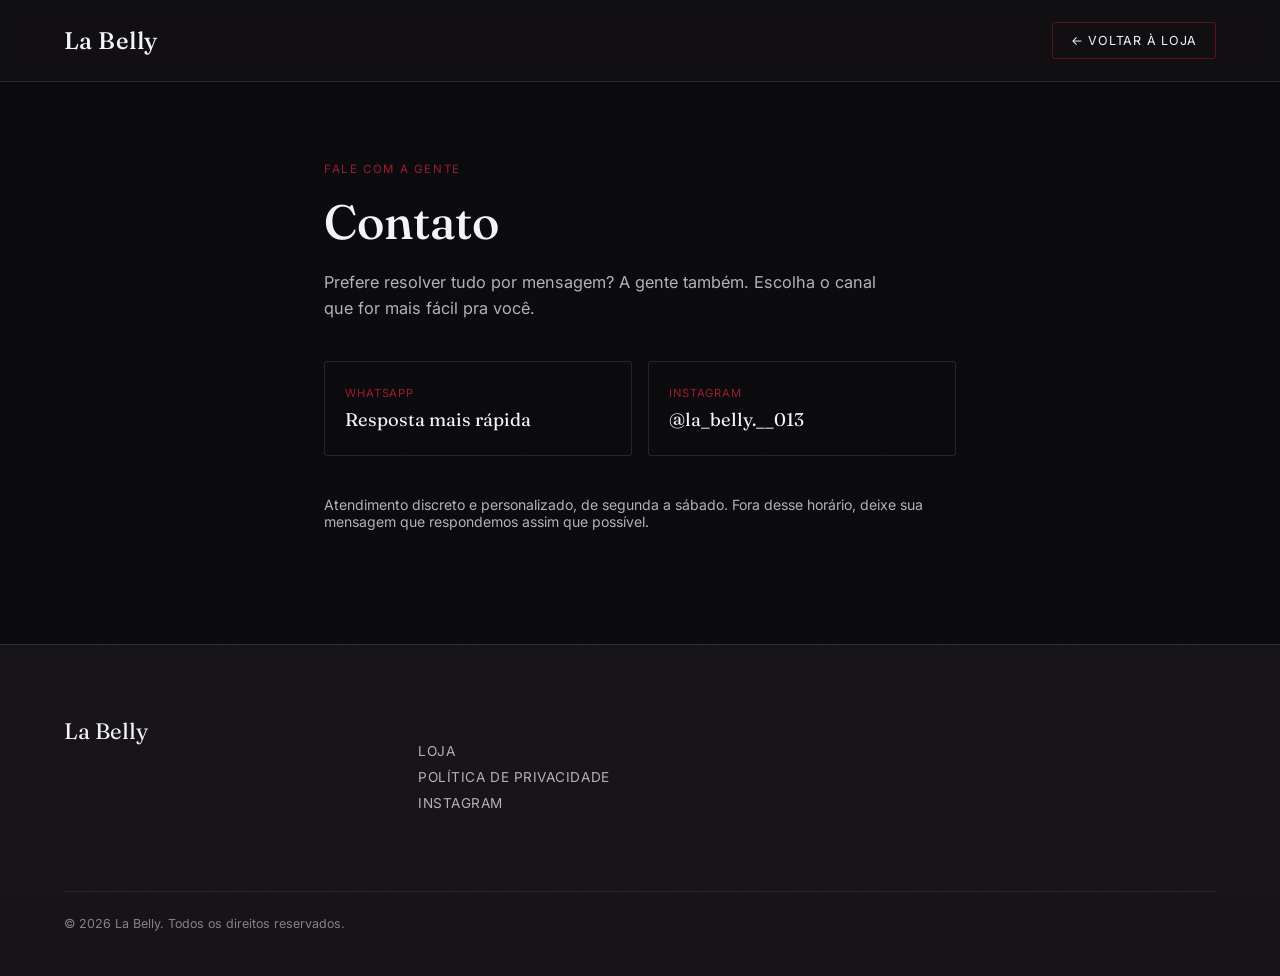
<file: contato.html>
<!DOCTYPE html>
<html lang="pt-BR">
<head>
<meta charset="UTF-8">
<meta name="viewport" content="width=device-width, initial-scale=1.0">
<title>Contato — La Belly</title>
<meta name="description" content="Fale com a La Belly pelo WhatsApp ou Instagram, com atendimento discreto e personalizado.">
<link rel="canonical" href="https://labelly.pages.dev/contato.html">
<link rel="icon" type="image/svg+xml" href="favicon.svg">
<meta name="theme-color" content="#121113">
<link rel="preconnect" href="https://fonts.googleapis.com">
<link rel="preconnect" href="https://fonts.gstatic.com" crossorigin>
<link href="https://fonts.googleapis.com/css2?family=Fraunces:ital,opsz,wght@0,9..144,300;0,9..144,500;0,9..144,600;1,9..144,500&family=Inter:wght@400;500;600&display=swap" rel="stylesheet">
<link rel="stylesheet" href="css/style.css">
</head>
<body>

<div class="grain"></div>

<header class="site-header">
  <a class="brand" href="index.html">La Belly</a>
  <a class="header-cta" href="index.html">← Voltar à loja</a>
</header>

<main class="page-content">
  <p class="page-kicker">Fale com a gente</p>
  <h1 class="page-title">Contato</h1>
  <p class="page-lead">Prefere resolver tudo por mensagem? A gente também. Escolha o canal que for mais fácil pra você.</p>

  <div class="page-contact-grid">
    <a class="page-contact-card" id="contatoWhatsapp" target="_blank" rel="noopener">
      <span class="page-contact-label">WhatsApp</span>
      <span class="page-contact-value">Resposta mais rápida</span>
    </a>
    <a class="page-contact-card" href="https://instagram.com/la_belly.__013" target="_blank" rel="noopener">
      <span class="page-contact-label">Instagram</span>
      <span class="page-contact-value">@la_belly.__013</span>
    </a>
  </div>

  <p class="page-note">Atendimento discreto e personalizado, de segunda a sábado. Fora desse horário, deixe sua mensagem que respondemos assim que possível.</p>
</main>

<footer class="site-footer">
  <div class="footer-brand">La Belly</div>
  <div class="footer-links">
    <a href="index.html">Loja</a>
    <a href="privacidade.html">Política de Privacidade</a>
    <a href="https://instagram.com/la_belly.__013" target="_blank" rel="noopener">Instagram</a>
  </div>
  <p class="footer-fine">© <span id="year"></span> La Belly. Todos os direitos reservados.</p>
</footer>

<script src="js/config.js"></script>
<script>
  document.getElementById('contatoWhatsapp').href =
    'https://wa.me/' + CONFIG.whatsappNumber + '?text=' +
    encodeURIComponent('Olá! Vim pelo site da ' + CONFIG.nomeLoja + ' e queria tirar uma dúvida.');
  document.getElementById('year').textContent = new Date().getFullYear();
</script>
</body>
</html>
</file>
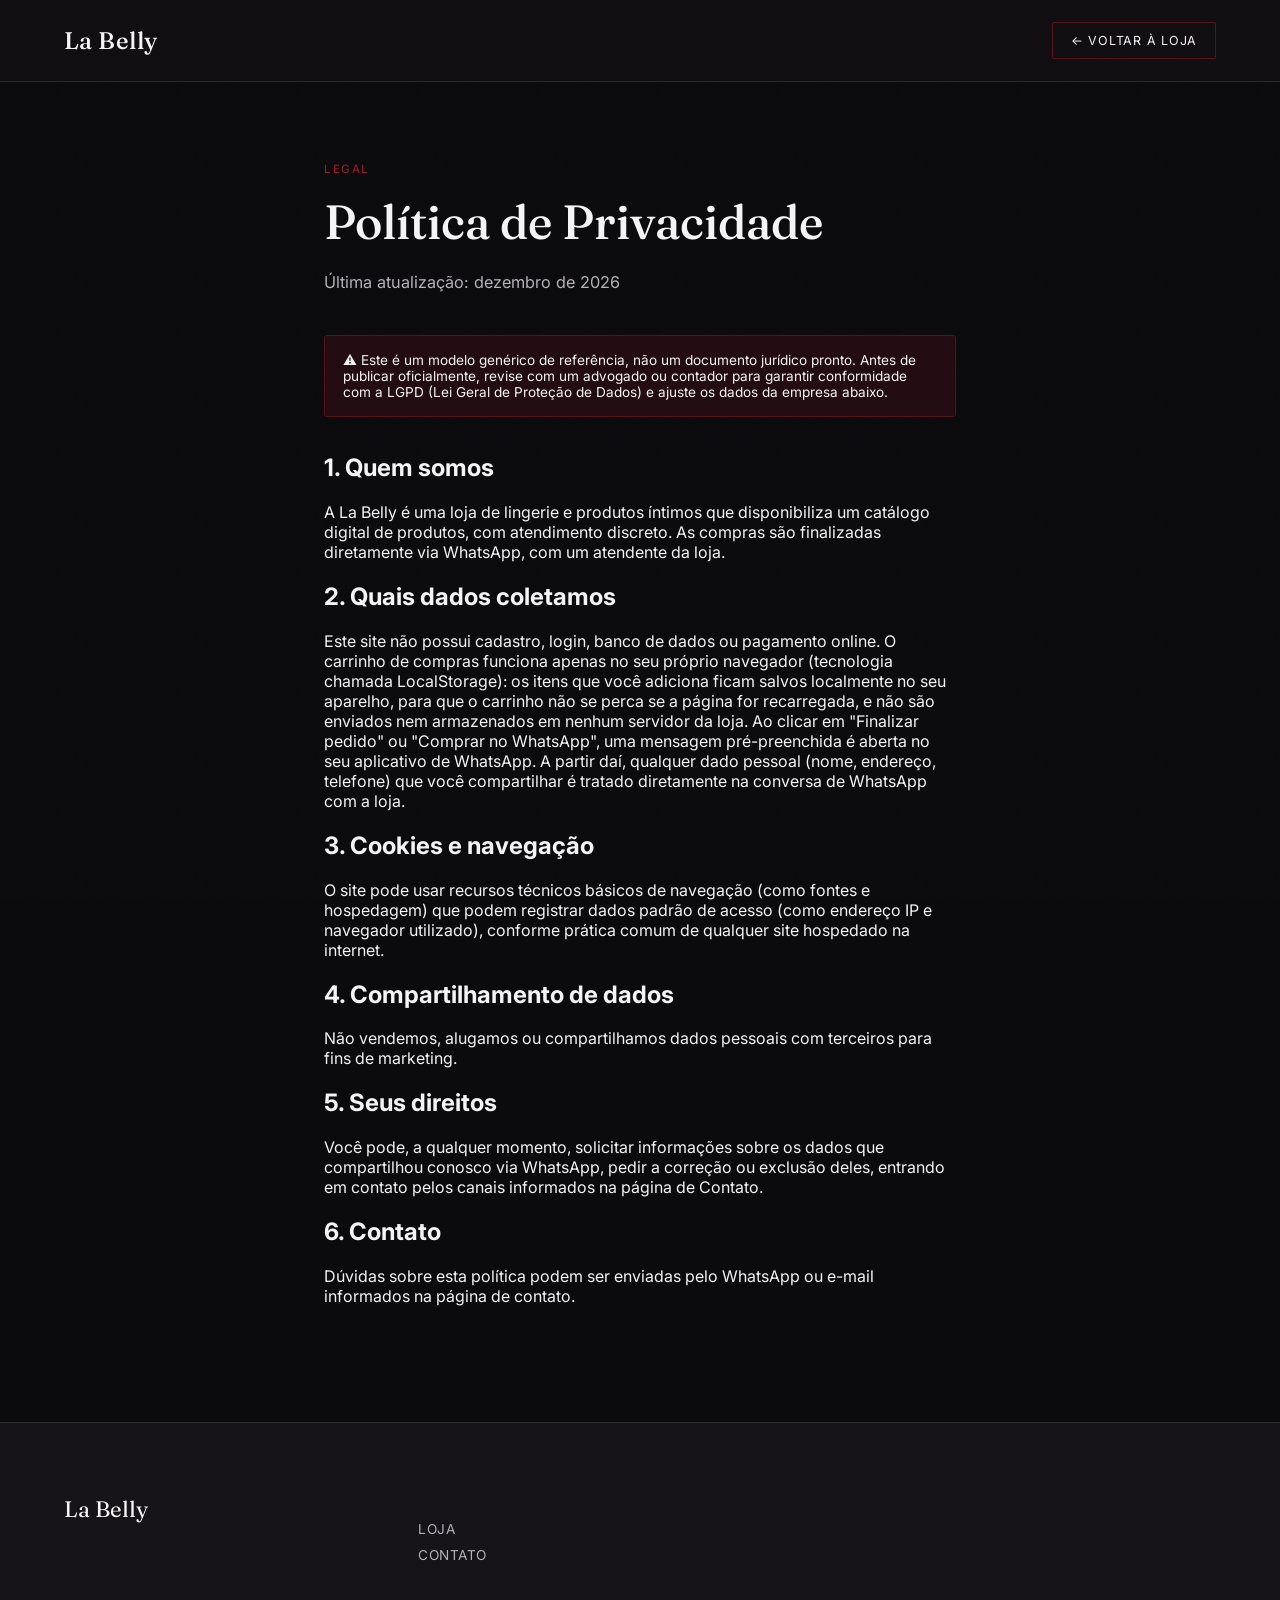
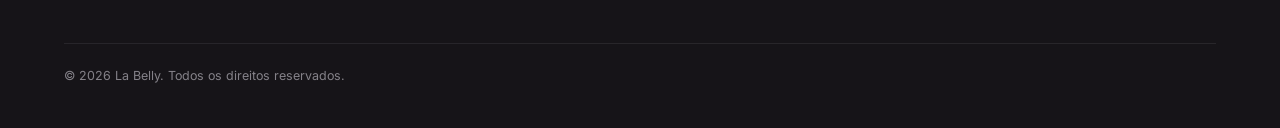
<file: privacidade.html>
<!DOCTYPE html>
<html lang="pt-BR">
<head>
<meta charset="UTF-8">
<meta name="viewport" content="width=device-width, initial-scale=1.0">
<title>Política de Privacidade — La Belly</title>
<meta name="description" content="Política de privacidade da loja La Belly.">
<link rel="canonical" href="https://labelly.pages.dev/privacidade.html">
<meta name="robots" content="index, follow">
<link rel="icon" type="image/svg+xml" href="favicon.svg">
<meta name="theme-color" content="#121113">
<link rel="preconnect" href="https://fonts.googleapis.com">
<link rel="preconnect" href="https://fonts.gstatic.com" crossorigin>
<link href="https://fonts.googleapis.com/css2?family=Fraunces:ital,opsz,wght@0,9..144,300;0,9..144,500;0,9..144,600;1,9..144,500&family=Inter:wght@400;500;600&display=swap" rel="stylesheet">
<link rel="stylesheet" href="css/style.css">
</head>
<body>

<div class="grain"></div>

<header class="site-header">
  <a class="brand" href="index.html">La Belly</a>
  <a class="header-cta" href="index.html">← Voltar à loja</a>
</header>

<main class="page-content page-content--texto">
  <p class="page-kicker">Legal</p>
  <h1 class="page-title">Política de Privacidade</h1>
  <p class="page-lead">Última atualização: <span id="dataAtual"></span></p>

  <p class="page-aviso">
    ⚠️ Este é um modelo genérico de referência, não um documento jurídico pronto.
    Antes de publicar oficialmente, revise com um advogado ou contador para
    garantir conformidade com a LGPD (Lei Geral de Proteção de Dados) e ajuste
    os dados da empresa abaixo.
  </p>

  <h2>1. Quem somos</h2>
  <p>A La Belly é uma loja de lingerie e produtos íntimos que disponibiliza um catálogo digital de produtos, com atendimento discreto. As compras são finalizadas diretamente via WhatsApp, com um atendente da loja.</p>

  <h2>2. Quais dados coletamos</h2>
  <p>Este site não possui cadastro, login, banco de dados ou pagamento online. O carrinho de compras funciona apenas no seu próprio navegador (tecnologia chamada LocalStorage): os itens que você adiciona ficam salvos localmente no seu aparelho, para que o carrinho não se perca se a página for recarregada, e não são enviados nem armazenados em nenhum servidor da loja. Ao clicar em "Finalizar pedido" ou "Comprar no WhatsApp", uma mensagem pré-preenchida é aberta no seu aplicativo de WhatsApp. A partir daí, qualquer dado pessoal (nome, endereço, telefone) que você compartilhar é tratado diretamente na conversa de WhatsApp com a loja.</p>

  <h2>3. Cookies e navegação</h2>
  <p>O site pode usar recursos técnicos básicos de navegação (como fontes e hospedagem) que podem registrar dados padrão de acesso (como endereço IP e navegador utilizado), conforme prática comum de qualquer site hospedado na internet.</p>

  <h2>4. Compartilhamento de dados</h2>
  <p>Não vendemos, alugamos ou compartilhamos dados pessoais com terceiros para fins de marketing.</p>

  <h2>5. Seus direitos</h2>
  <p>Você pode, a qualquer momento, solicitar informações sobre os dados que compartilhou conosco via WhatsApp, pedir a correção ou exclusão deles, entrando em contato pelos canais informados na página de <a href="contato.html">Contato</a>.</p>

  <h2>6. Contato</h2>
  <p>Dúvidas sobre esta política podem ser enviadas pelo <a href="contato.html">WhatsApp ou e-mail informados na página de contato</a>.</p>
</main>

<footer class="site-footer">
  <div class="footer-brand">La Belly</div>
  <div class="footer-links">
    <a href="index.html">Loja</a>
    <a href="contato.html">Contato</a>
  </div>
  <p class="footer-fine">© <span id="year"></span> La Belly. Todos os direitos reservados.</p>
</footer>

<script src="js/config.js"></script>
<script>
  document.getElementById('dataAtual').textContent = new Date().toLocaleDateString('pt-BR', { year: 'numeric', month: 'long' });
  document.getElementById('year').textContent = new Date().getFullYear();
</script>
</body>
</html>
</file>
<file: css/style.css>
/* ==========================================================
   LA BELLY — design tokens
   ========================================================== */
:root{
  --bg-primary: #0B0A0C;
  --bg-secondary: #161418;
  --color-primary: #58111A;
  --color-accent: #9B1B30;
  --text-muted: #B3B0B8;
  --text-main: #F4F3F5;

  /* derivadas (a paleta base não cobre borda/sombra/preenchimento translúcido,
     necessários pra manter os mesmos usos que existiam antes) */
  --border: rgba(179,176,184,0.16);
  --accent-soft: rgba(155,27,48,0.16);
  --shadow-accent: rgba(155,27,48,0.45);

  --serif: 'Fraunces', Georgia, serif;
  --sans: 'Inter', -apple-system, sans-serif;

  --maxw: 1240px;
}

*{ box-sizing: border-box; }
html{ scroll-behavior: smooth; }

body{
  margin: 0;
  background: var(--bg-primary);
  color: var(--text-main);
  font-family: var(--sans);
  -webkit-font-smoothing: antialiased;
}

img{ max-width: 100%; display: block; }
a{ color: inherit; text-decoration: none; }

@media (prefers-reduced-motion: reduce){
  *{ animation-duration: 0.001ms !important; transition-duration: 0.001ms !important; scroll-behavior: auto !important; }
}

/* film-grain overlay for depth */
.grain{
  position: fixed; inset: 0; pointer-events: none; z-index: 999;
  opacity: 0.035; mix-blend-mode: overlay;
  background-image: url("data:image/svg+xml,%3Csvg xmlns='http://www.w3.org/2000/svg' width='120' height='120'%3E%3Cfilter id='n'%3E%3CfeTurbulence type='fractalNoise' baseFrequency='0.9' numOctaves='2' stitchTiles='stitch'/%3E%3C/filter%3E%3Crect width='100%25' height='100%25' filter='url(%23n)'/%3E%3C/svg%3E");
}

/* ==========================================================
   HEADER
   ========================================================== */
.site-header{
  position: sticky; top: 0; z-index: 100;
  display: flex; align-items: center; justify-content: space-between;
  padding: 22px clamp(20px, 5vw, 64px);
  background: rgba(18,17,19,0.82);
  backdrop-filter: blur(10px);
  border-bottom: 1px solid var(--border);
}
.brand{
  font-family: var(--serif);
  font-weight: 500;
  font-size: 1.5rem;
  letter-spacing: 0.02em;
}
.main-nav{
  display: flex; gap: 28px;
  font-size: 0.8rem;
  letter-spacing: 0.08em;
  text-transform: uppercase;
  color: var(--text-muted);
}
.main-nav a{ transition: color 0.2s ease; }
.main-nav a:hover, .main-nav a:focus-visible{ color: var(--color-accent); }
.header-actions{ display: flex; align-items: center; gap: 18px; }

.header-cta{
  font-size: 0.78rem;
  letter-spacing: 0.06em;
  text-transform: uppercase;
  border: 1px solid var(--color-primary);
  padding: 10px 18px;
  border-radius: 2px;
  transition: border-color 0.2s ease, background 0.2s ease, transform 0.2s ease;
}
.header-cta:hover, .header-cta:focus-visible{
  border-color: var(--color-accent);
  background: var(--accent-soft);
  transform: translateY(-1px);
}

/* nav links get an animated underline */
.main-nav a{ position: relative; padding-bottom: 4px; }
.main-nav a::after{
  content: "";
  position: absolute; left: 0; bottom: 0;
  width: 0; height: 1px;
  background: var(--color-accent);
  transition: width 0.25s ease;
}
.main-nav a:hover::after, .main-nav a:focus-visible::after{ width: 100%; }

/* hamburger */
.menu-toggle{
  display: none;
  flex-direction: column;
  justify-content: center;
  gap: 5px;
  width: 40px; height: 40px;
  background: transparent;
  border: 1px solid var(--border);
  border-radius: 2px;
  cursor: pointer;
  padding: 0;
}
.menu-toggle span{
  display: block;
  width: 18px; height: 1px;
  margin: 0 auto;
  background: var(--text-main);
  transition: transform 0.3s ease, opacity 0.3s ease;
}
.menu-toggle[aria-expanded="true"] span:nth-child(1){ transform: translateY(6px) rotate(45deg); }
.menu-toggle[aria-expanded="true"] span:nth-child(2){ opacity: 0; }
.menu-toggle[aria-expanded="true"] span:nth-child(3){ transform: translateY(-6px) rotate(-45deg); }

/* mobile drawer */
.drawer{
  position: fixed; top: 0; right: 0; z-index: 200;
  width: min(300px, 78vw); height: 100dvh;
  background: var(--bg-secondary);
  border-left: 1px solid var(--border);
  padding: 90px 30px 40px;
  display: flex; flex-direction: column; justify-content: space-between;
  transform: translateX(100%);
  transition: transform 0.4s cubic-bezier(.2,.8,.2,1);
}
.drawer.open{ transform: translateX(0); }
.drawer-nav{
  display: flex; flex-direction: column; gap: 22px;
  font-family: var(--serif);
  font-size: 1.4rem;
}
.drawer-whatsapp{
  border: 1px solid var(--color-primary);
  text-align: center;
  padding: 14px;
  border-radius: 2px;
  font-size: 0.82rem;
  letter-spacing: 0.05em;
  text-transform: uppercase;
}
.drawer-backdrop{
  position: fixed; inset: 0; z-index: 190;
  background: rgba(0,0,0,0.5);
  opacity: 0; pointer-events: none;
  transition: opacity 0.35s ease;
}
.drawer-backdrop.open{ opacity: 1; pointer-events: auto; }

@media (max-width: 720px){
  .main-nav{ display: none; }
  .menu-toggle{ display: flex; }
  .header-cta{ display: none; }

  /* Hero mais compacto no mobile: dá pra ler o slogan inteiro e já
     enxergar o início do catálogo sem precisar rolar muito. */
  .hero{
    min-height: auto;
    padding-top: 48px;
    padding-bottom: 44px;
  }
  .hero-eyebrow{ margin-bottom: 16px; }
  .hero-title{
    font-size: clamp(2.1rem, 8vw, 2.8rem);
    margin-bottom: 18px;
  }
  .hero-sub{
    font-size: 0.98rem;
    margin-bottom: 26px;
  }
  .hero-actions{
    gap: 18px;
    margin-bottom: 30px;
  }
  .hero-trust{
    gap: 10px 20px;
    padding-top: 18px;
  }
}

/* ==========================================================
   HERO
   ========================================================== */
.hero{
  position: relative;
  min-height: 66vh;
  display: flex; align-items: center;
  padding: 0 clamp(20px, 5vw, 64px);
  overflow: hidden;
  border-bottom: 1px solid var(--border);
}
.hero-inner{ max-width: 640px; position: relative; z-index: 2; }
.hero-eyebrow{
  font-size: 0.78rem;
  letter-spacing: 0.14em;
  text-transform: uppercase;
  color: var(--color-accent);
  margin: 0 0 22px;
}
.hero-title{
  font-family: var(--serif);
  font-weight: 500;
  font-size: clamp(2.6rem, 6vw, 4.4rem);
  line-height: 1.05;
  margin: 0 0 24px;
  letter-spacing: -0.01em;
}
.hero-title em{
  font-style: italic;
  font-weight: 500;
  color: var(--color-accent);
}
.hero-sub{
  font-size: 1.02rem;
  line-height: 1.65;
  color: var(--text-muted);
  max-width: 460px;
  margin: 0 0 36px;
}
.hero-actions{
  display: flex; align-items: center; gap: 28px;
  margin-bottom: 46px;
  flex-wrap: wrap;
}

.hero-btn{
  display: inline-block;
  background: var(--color-accent);
  color: var(--text-main);
  font-weight: 600;
  font-size: 0.85rem;
  letter-spacing: 0.04em;
  text-transform: uppercase;
  padding: 15px 30px;
  border-radius: 2px;
  transition: transform 0.25s ease, box-shadow 0.25s ease;
}
.hero-btn:hover, .hero-btn:focus-visible{
  transform: translateY(-2px);
  box-shadow: 0 10px 30px -10px var(--shadow-accent);
}

.hero-link{
  font-size: 0.85rem;
  color: var(--text-muted);
  border-bottom: 1px solid transparent;
  transition: color 0.2s ease, border-color 0.2s ease;
}
.hero-link:hover, .hero-link:focus-visible{
  color: var(--text-main);
  border-color: var(--border);
}

.hero-trust{
  display: flex; flex-wrap: wrap; gap: 12px 28px;
  list-style: none;
  margin: 0; padding: 22px 0 0;
  border-top: 1px solid var(--border);
  max-width: 480px;
}
.hero-trust li{
  font-size: 0.74rem;
  letter-spacing: 0.04em;
  text-transform: uppercase;
  color: var(--text-muted);
  position: relative;
  padding-left: 14px;
}
.hero-trust li::before{
  content: "";
  position: absolute; left: 0; top: 6px;
  width: 5px; height: 5px;
  background: var(--color-accent);
  border-radius: 50%;
}

.hero-tagline{
  position: absolute;
  right: -4vw; top: 50%; transform: translateY(-50%);
  font-family: var(--serif);
  font-style: italic;
  font-weight: 500;
  font-size: clamp(6rem, 22vw, 18rem);
  color: transparent;
  -webkit-text-stroke: 1px var(--border);
  z-index: 1;
  user-select: none;
  white-space: nowrap;
}

.hero-scroll{
  position: absolute;
  left: clamp(20px, 5vw, 64px);
  bottom: 34px;
  display: flex; align-items: center; gap: 10px;
  font-size: 0.68rem;
  letter-spacing: 0.12em;
  text-transform: uppercase;
  color: var(--text-muted);
  z-index: 2;
}
.hero-scroll span{
  width: 1px; height: 30px;
  background: linear-gradient(var(--color-accent), transparent);
  animation: scrollpulse 1.8s ease-in-out infinite;
}
@keyframes scrollpulse{
  0%, 100%{ opacity: 0.3; transform: scaleY(0.7); transform-origin: top; }
  50%{ opacity: 1; transform: scaleY(1); transform-origin: top; }
}

@media (max-width: 900px){
  .hero-tagline{ display: none; }
}
@media (max-width: 560px){
  .hero-scroll{ display: none; }
}

/* ==========================================================
   SOBRE (about strip between hero and catalog)
   ========================================================== */
.sobre{
  border-bottom: 1px solid var(--border);
  background: var(--bg-secondary);
}
.sobre-inner{
  max-width: 720px;
  margin: 0 auto;
  padding: 60px clamp(20px, 5vw, 64px);
  text-align: center;
}
.sobre-kicker{
  font-size: 0.72rem;
  letter-spacing: 0.14em;
  text-transform: uppercase;
  color: var(--color-accent);
  margin: 0 0 16px;
}
.sobre-texto{
  font-family: var(--serif);
  font-size: 1.3rem;
  line-height: 1.55;
  font-weight: 300;
  margin: 0;
  color: var(--text-main);
}

/* ==========================================================
   CATALOGO
   ========================================================== */
.catalogo{
  max-width: var(--maxw);
  margin: 0 auto;
  padding: 90px clamp(20px, 5vw, 64px) 40px;
}
.catalogo-head{
  display: flex; align-items: baseline; justify-content: space-between;
  border-bottom: 1px solid var(--border);
  padding-bottom: 22px;
  margin-bottom: 28px;
}
.catalogo-head h2{
  font-family: var(--serif);
  font-weight: 500;
  font-size: 2rem;
  margin: 0;
}
.catalogo-count{
  font-size: 0.82rem;
  color: var(--text-muted);
  margin: 0;
}

.busca-wrap{
  position: relative;
  display: flex; align-items: center;
  max-width: 420px;
  margin-bottom: 26px;
}
.busca-icone{
  position: absolute; left: 16px;
  color: var(--text-muted);
  pointer-events: none;
}
.busca-input{
  width: 100%;
  background: transparent;
  border: 1px solid var(--border);
  border-radius: 30px;
  padding: 13px 40px 13px 44px;
  font-family: var(--sans);
  font-size: 0.88rem;
  color: var(--text-main);
  transition: border-color 0.2s ease, background 0.2s ease;
}
.busca-input::placeholder{ color: var(--text-muted); }
.busca-input:hover{ border-color: var(--color-primary); }
.busca-input:focus-visible, .busca-input:focus{
  outline: none;
  border-color: var(--color-accent);
  background: var(--accent-soft);
}
/* remove o "x" nativo do input search em navegadores baseados em WebKit/Chromium,
   já que temos nosso próprio botão de limpar estilizado */
.busca-input::-webkit-search-cancel-button{ -webkit-appearance: none; }

.busca-limpar{
  position: absolute; right: 12px;
  width: 24px; height: 24px;
  border: none;
  background: transparent;
  color: var(--text-muted);
  font-size: 0.75rem;
  cursor: pointer;
  border-radius: 50%;
  transition: color 0.2s ease, background 0.2s ease;
}
.busca-limpar:hover{ color: var(--color-accent); background: var(--accent-soft); }

.filtros{
  display: flex; flex-wrap: wrap; gap: 10px;
  margin-bottom: 44px;
}
.filtro-btn{
  font-size: 0.78rem;
  letter-spacing: 0.05em;
  text-transform: uppercase;
  padding: 9px 16px;
  border: 1px solid var(--border);
  border-radius: 20px;
  background: transparent;
  color: var(--text-muted);
  cursor: pointer;
  transition: all 0.2s ease;
  font-family: var(--sans);
}
.filtro-btn:hover{ color: var(--text-main); border-color: var(--color-primary); }
.filtro-btn.ativo{
  color: var(--text-main);
  background: var(--color-accent);
  border-color: var(--color-accent);
}

/* ==========================================================
   GRID + CARD (signature: hanging price tag)
   ========================================================== */
.grid{
  display: grid;
  grid-template-columns: repeat(auto-fill, minmax(260px, 1fr));
  gap: 34px 26px;
}

.card{
  position: relative;
  transition: transform 0.35s cubic-bezier(.2,.8,.2,1);
}
.card-media{
  position: relative;
  aspect-ratio: 4 / 5;
  overflow: hidden;
  background: var(--bg-secondary);
  border: 1px solid var(--border);
  transition: border-color 0.35s ease, box-shadow 0.35s ease;
}
.card-media img{
  width: 100%; height: 100%; object-fit: cover;
  transition: transform 0.6s cubic-bezier(.2,.7,.2,1);
}
.card:hover{ transform: translateY(-5px); }
.card:hover .card-media{
  border-color: var(--color-primary);
  box-shadow: 0 22px 40px -22px rgba(0,0,0,0.65);
}
.card:hover .card-media img{ transform: scale(1.045); }

.badge{
  position: absolute; top: 14px; left: 14px;
  font-size: 0.65rem; letter-spacing: 0.1em; text-transform: uppercase;
  background: var(--bg-primary); color: var(--color-accent);
  border: 1px solid var(--color-primary);
  padding: 5px 9px; border-radius: 20px;
  z-index: 3;
}
.badge-promo{
  top: 14px; left: auto; right: 14px;
  color: var(--text-main);
  background: var(--color-accent);
  border-color: var(--color-accent);
}
/* quando os dois badges coexistem (novo + promo), empilha em vez de sobrepor */
.badge + .badge-promo{ top: 14px; }
.badge-esgotado{
  left: 14px; right: auto;
  color: var(--text-main);
  background: var(--bg-primary);
  border-color: var(--border);
}

.tag-price-riscado{
  display: block;
  font-size: 0.78rem;
  color: var(--text-muted);
  text-decoration: line-through;
  margin-bottom: 2px;
}
.tag-price-promo{ color: var(--color-accent); }

.card-esgotado .card-media{ opacity: 0.55; }
.card-esgotado .card-media img{ filter: grayscale(35%); }
.card-esgotado .card-name, .card-esgotado .card-desc{ opacity: 0.6; }

/* the hanging tag */
.tag{
  position: absolute;
  top: 16px; right: -6px;
  display: flex; flex-direction: column; align-items: center;
  transform-origin: top center;
  transform: rotate(9deg);
  transition: transform 0.4s cubic-bezier(.2,.8,.2,1);
  z-index: 4;
  cursor: pointer;
}
.tag::before{
  content: "";
  width: 1px; height: 16px;
  background: var(--text-muted);
  opacity: 0.6;
}
.tag-body{
  position: relative;
  background: var(--bg-primary);
  border: 1px solid var(--color-primary);
  border-radius: 3px;
  padding: 10px 14px 12px;
  min-width: 108px;
  text-align: center;
  box-shadow: 0 8px 20px -8px rgba(0,0,0,0.6);
}
.tag-body::before{
  content: "";
  position: absolute; top: -5px; left: 50%; transform: translateX(-50%);
  width: 7px; height: 7px;
  border-radius: 50%;
  background: var(--bg-primary);
  border: 1px solid var(--color-primary);
}
.tag-price{
  display: block;
  font-family: var(--serif);
  font-size: 1.05rem;
  color: var(--color-accent);
  white-space: nowrap;
}
.tag-cta{
  display: block;
  max-height: 0;
  overflow: hidden;
  opacity: 0;
  font-size: 0.66rem;
  letter-spacing: 0.05em;
  text-transform: uppercase;
  color: var(--text-main);
  border-top: 1px dashed transparent;
  transition: max-height 0.35s ease, opacity 0.3s ease, margin-top 0.35s ease, border-color 0.3s ease;
  /* reset para quando o elemento é um <button> (adicionar ao carrinho) */
  background: none;
  border-left: none; border-right: none; border-bottom: none;
  padding-left: 0; padding-right: 0;
  width: 100%;
  font-family: var(--sans);
  cursor: pointer;
}
.tag-cta-desabilitado{
  cursor: not-allowed;
  color: var(--text-muted);
}

.card:hover .tag,
.tag:focus-within{
  transform: rotate(0deg);
}
.card:hover .tag-cta,
.tag:focus-within .tag-cta{
  max-height: 40px;
  opacity: 1;
  margin-top: 8px;
  border-color: var(--border);
  padding-top: 8px;
}
.tag-cta:hover, .tag-cta:focus-visible{ color: var(--color-accent); }

/* em telas sem hover confiável (celular/tablet), o CTA já fica visível */
@media (hover: none){
  .tag-cta{
    max-height: 40px;
    opacity: 1;
    margin-top: 8px;
    border-color: var(--border);
    padding-top: 8px;
  }
}

.card-info{ padding: 16px 2px 0; }
.card-category{
  margin: 0 0 6px;
  font-size: 0.68rem;
  letter-spacing: 0.1em;
  text-transform: uppercase;
  color: var(--color-accent);
}
.card-name{
  margin: 0 0 6px;
  font-family: var(--serif);
  font-weight: 500;
  font-size: 1.15rem;
}
.card-desc{
  margin: 0;
  font-size: 0.86rem;
  line-height: 1.5;
  color: var(--text-muted);
}

.empty-state{
  grid-column: 1 / -1;
  text-align: center;
  padding: 60px 20px;
  color: var(--text-muted);
  font-size: 0.9rem;
  border: 1px dashed var(--border);
  border-radius: 4px;
}

/* ==========================================================
   FOOTER
   ========================================================== */
.site-footer{
  border-top: 1px solid var(--border);
  padding: 70px clamp(20px, 5vw, 64px) 40px;
  text-align: center;
}
.footer-brand{
  font-family: var(--serif);
  font-size: 1.6rem;
  margin-bottom: 12px;
}
.footer-note{
  color: var(--text-muted);
  font-size: 0.9rem;
  margin: 0 0 22px;
}
.footer-whatsapp{
  display: inline-block;
  border: 1px solid var(--color-primary);
  padding: 13px 26px;
  border-radius: 2px;
  font-size: 0.82rem;
  letter-spacing: 0.05em;
  text-transform: uppercase;
  transition: border-color 0.2s ease, background 0.2s ease;
}
.footer-whatsapp:hover, .footer-whatsapp:focus-visible{
  border-color: var(--color-accent);
  background: var(--accent-soft);
}
.footer-links{
  display: flex; flex-wrap: wrap; justify-content: center; gap: 10px 22px;
  margin-top: 26px;
  font-size: 0.76rem;
  letter-spacing: 0.04em;
  text-transform: uppercase;
  color: var(--text-muted);
}
.footer-links a{ transition: color 0.2s ease; }
.footer-links a:hover, .footer-links a:focus-visible{ color: var(--color-accent); }

.footer-fine{
  margin-top: 22px;
  font-size: 0.72rem;
  color: var(--text-muted);
  opacity: 0.7;
}

/* keyboard focus visibility */
a:focus-visible, button:focus-visible{
  outline: 2px solid var(--color-accent);
  outline-offset: 2px;
}

/* ==========================================================
   SCROLL REVEAL + MICROINTERAÇÕES
   ========================================================== */
.reveal{
  opacity: 0;
  transform: translateY(22px);
  transition: opacity 0.7s cubic-bezier(.2,.7,.2,1), transform 0.7s cubic-bezier(.2,.7,.2,1);
}
.reveal.in-view{
  opacity: 1;
  transform: translateY(0);
}

.grid .card{
  opacity: 0;
  transform: translateY(18px);
  transition: opacity 0.6s cubic-bezier(.2,.7,.2,1), transform 0.6s cubic-bezier(.2,.7,.2,1), border-color 0.35s ease, box-shadow 0.35s ease;
}
.grid .card.in-view{
  opacity: 1;
  transform: translateY(0);
}

/* magnetic-feel press for primary buttons */
.magnetic{ will-change: transform; }
.magnetic:active{ transform: translateY(0) scale(0.97); }

.filtro-btn{ transition: all 0.2s ease, transform 0.15s ease; }
.filtro-btn:active{ transform: scale(0.95); }

.tag-cta:active{ transform: scale(0.97); }
.hero-scroll{ opacity: 0.85; }

@media (prefers-reduced-motion: reduce){
  .reveal, .grid .card{ opacity: 1 !important; transform: none !important; }
}

/* ==========================================================
   MODAL DE PRODUTO (Fase 2)
   ========================================================== */
.card-media, .card-info{ cursor: pointer; }

.produto-modal{
  position: fixed; inset: 0; z-index: 300;
  display: flex; align-items: center; justify-content: center;
  padding: 24px;
  visibility: hidden;
  opacity: 0;
  transition: opacity 0.3s ease, visibility 0.3s ease;
}
.produto-modal.open{ visibility: visible; opacity: 1; }

.produto-modal-backdrop{
  position: absolute; inset: 0;
  background: rgba(8,7,8,0.78);
  backdrop-filter: blur(3px);
}

.produto-modal-painel{
  position: relative;
  background: var(--bg-secondary);
  border: 1px solid var(--border);
  max-width: 920px;
  width: 100%;
  max-height: 88vh;
  overflow-y: auto;
  display: grid;
  grid-template-columns: 1fr 1fr;
  transform: translateY(18px) scale(0.98);
  transition: transform 0.35s cubic-bezier(.2,.8,.2,1);
}
.produto-modal.open .produto-modal-painel{ transform: translateY(0) scale(1); }

.produto-modal-fechar{
  position: absolute; top: 14px; right: 14px; z-index: 5;
  width: 36px; height: 36px;
  border: 1px solid var(--border);
  background: var(--bg-primary);
  color: var(--text-main);
  border-radius: 50%;
  cursor: pointer;
  font-size: 0.9rem;
  transition: border-color 0.2s ease, transform 0.2s ease;
}
.produto-modal-fechar:hover{ border-color: var(--color-accent); transform: rotate(90deg); }

.produto-modal-conteudo{
  display: contents;
}

.produto-galeria{ background: var(--bg-secondary); position: relative; }
.produto-galeria-principal{
  aspect-ratio: 4 / 5;
  overflow: hidden;
  border-bottom: 1px solid var(--border);
  position: relative;
}
.produto-galeria-principal img{ width: 100%; height: 100%; object-fit: cover; }
.produto-badge-esgotado{ top: 14px; left: 14px; }

.galeria-thumbs{
  display: flex; gap: 8px;
  padding: 10px;
}
.galeria-thumb{
  width: 56px; height: 70px;
  padding: 0;
  border: 1px solid var(--border);
  background: none;
  cursor: pointer;
  overflow: hidden;
  opacity: 0.6;
  transition: opacity 0.2s ease, border-color 0.2s ease;
}
.galeria-thumb img{ width: 100%; height: 100%; object-fit: cover; }
.galeria-thumb.ativa, .galeria-thumb:hover{ opacity: 1; border-color: var(--color-primary); }

.produto-info{ padding: 42px 34px; }
.produto-categoria{
  font-size: 0.7rem; letter-spacing: 0.1em; text-transform: uppercase;
  color: var(--color-accent); margin: 0 0 10px;
}
.produto-nome{
  font-family: var(--serif); font-weight: 500;
  font-size: 1.7rem; margin: 0 0 10px;
}
.produto-preco-linha{ margin: 0 0 20px; }
.produto-preco{
  font-family: var(--serif); font-size: 1.3rem;
  color: var(--text-main);
}
.produto-preco-riscado{
  display: block;
  font-size: 0.9rem;
  color: var(--text-muted);
  text-decoration: line-through;
  margin-bottom: 2px;
}
.produto-preco-promo{ color: var(--color-accent); }

.produto-atributo{
  font-size: 0.88rem; color: var(--text-muted);
  margin: 0 0 14px;
}
.produto-atributo span{ color: var(--text-main); }

.produto-tamanhos, .produto-cores{ margin-bottom: 22px; }
.produto-atributo-label{
  display: block; font-size: 0.88rem; color: var(--text-main); margin-bottom: 10px;
}
.tamanhos-lista, .cores-lista{ display: flex; flex-wrap: wrap; gap: 8px; }
.tamanho-chip, .cor-chip{
  min-width: 42px;
  padding: 9px 12px;
  border: 1px solid var(--border);
  background: transparent;
  color: var(--text-main);
  font-family: var(--sans);
  font-size: 0.82rem;
  cursor: pointer;
  border-radius: 2px;
  transition: all 0.2s ease;
}
.tamanho-chip:hover, .cor-chip:hover{ border-color: var(--color-primary); }
.tamanho-chip.selecionado, .cor-chip.selecionado{
  background: var(--color-accent);
  border-color: var(--color-accent);
  color: var(--text-main);
  font-weight: 600;
}

.produto-descricao{
  font-size: 0.92rem; line-height: 1.7;
  color: var(--text-muted);
  margin: 0 0 28px;
}

.produto-modal-acoes{
  display: flex; gap: 12px;
  margin-bottom: 12px;
}
.produto-qtd{
  display: flex; align-items: center; gap: 2px;
  border: 1px solid var(--border);
  border-radius: 2px;
  flex-shrink: 0;
}
.produto-qtd-btn{
  width: 38px; height: 48px;
  background: transparent;
  border: none;
  color: var(--text-main);
  font-size: 1.1rem;
  cursor: pointer;
  transition: color 0.2s ease, background 0.2s ease;
}
.produto-qtd-btn:hover{ color: var(--color-accent); background: var(--accent-soft); }
.produto-qtd-valor{
  min-width: 28px;
  text-align: center;
  font-size: 0.92rem;
}
.produto-carrinho-btn{
  flex: 1;
  display: block; text-align: center;
  background: transparent;
  color: var(--color-accent);
  font-weight: 600;
  font-size: 0.85rem;
  letter-spacing: 0.04em;
  text-transform: uppercase;
  padding: 15px 16px;
  border: 1px solid var(--color-primary);
  border-radius: 2px;
  cursor: pointer;
  font-family: var(--sans);
  transition: border-color 0.25s ease, background 0.25s ease;
}
.produto-carrinho-btn:hover{
  border-color: var(--color-accent);
  background: var(--accent-soft);
}

.produto-comprar-btn{
  display: block; text-align: center;
  background: var(--color-accent);
  color: var(--text-main);
  font-weight: 600;
  font-size: 0.85rem;
  letter-spacing: 0.04em;
  text-transform: uppercase;
  padding: 15px 20px;
  border-radius: 2px;
  transition: transform 0.25s ease, box-shadow 0.25s ease;
}
.produto-comprar-btn:hover{
  transform: translateY(-2px);
  box-shadow: 0 10px 30px -10px var(--shadow-accent);
}
.produto-aviso{
  min-height: 1.2em;
  font-size: 0.78rem;
  color: #d97757;
  margin: 10px 0 0;
  text-align: center;
}
.produto-aviso-esgotado{
  color: var(--text-muted);
  font-size: 0.9rem;
  text-align: left;
  border-top: 1px solid var(--border);
  padding-top: 20px;
}

@media (max-width: 760px){
  .produto-modal{ padding: 0; }
  .produto-modal-painel{
    grid-template-columns: 1fr;
    max-height: 100vh;
    height: 100vh;
    border: none;
  }
  .produto-info{ padding: 28px 22px 40px; }
}

/* ==========================================================
   PÁGINAS INSTITUCIONAIS (contato, privacidade)
   ========================================================== */
.page-content{
  max-width: 760px;
  margin: 0 auto;
  padding: 80px clamp(20px, 5vw, 64px) 100px;
  min-height: 60vh;
}
.page-kicker{
  font-size: 0.72rem; letter-spacing: 0.14em; text-transform: uppercase;
  color: var(--color-accent); margin: 0 0 16px;
}
.page-title{
  font-family: var(--serif); font-weight: 500;
  font-size: clamp(2.2rem, 5vw, 3rem);
  margin: 0 0 18px;
}
.page-lead{
  color: var(--text-muted);
  font-size: 1.02rem;
  line-height: 1.6;
  margin: 0 0 40px;
  max-width: 560px;
}

.page-contact-grid{
  display: grid;
  grid-template-columns: repeat(auto-fit, minmax(180px, 1fr));
  gap: 16px;
  margin-bottom: 40px;
}
.page-contact-card{
  display: flex; flex-direction: column; gap: 8px;
  border: 1px solid var(--border);
  padding: 24px 20px;
  border-radius: 3px;
  transition: border-color 0.2s ease, transform 0.2s ease, background 0.2s ease;
}
.page-contact-card:hover, .page-contact-card:focus-visible{
  border-color: var(--color-primary);
  background: var(--accent-soft);
  transform: translateY(-2px);
}
.page-contact-label{
  font-size: 0.7rem; letter-spacing: 0.08em; text-transform: uppercase;
  color: var(--color-accent);
}
.page-contact-value{
  font-family: var(--serif); font-size: 1.15rem;
}
.page-note{ color: var(--text-muted); font-size: 0.88rem; }

.page-content--text-maino h2{
  font-family: var(--serif); font-weight: 500;
  font-size: 1.25rem;
  margin: 36px 0 12px;
}
.page-content--text-maino p{
  color: var(--text-muted);
  font-size: 0.94rem;
  line-height: 1.7;
  margin: 0 0 8px;
}
.page-content--text-maino a{ color: var(--color-accent); border-bottom: 1px solid transparent; }
.page-content--text-maino a:hover{ border-color: var(--color-accent); }

.page-aviso{
  background: var(--accent-soft);
  border: 1px solid var(--color-primary);
  border-radius: 3px;
  padding: 16px 18px;
  font-size: 0.85rem;
  color: var(--text-main);
  margin-bottom: 36px;
}

/* ==========================================================
   BOTÃO/ÍCONE DO CARRINHO NO HEADER
   ========================================================== */
.cart-toggle{
  position: relative;
  display: flex; align-items: center; justify-content: center;
  width: 40px; height: 40px;
  background: transparent;
  border: 1px solid var(--border);
  border-radius: 2px;
  color: var(--text-main);
  cursor: pointer;
  transition: border-color 0.2s ease, color 0.2s ease, background 0.2s ease;
}
.cart-toggle:hover, .cart-toggle:focus-visible{
  border-color: var(--color-primary);
  color: var(--color-accent);
  background: var(--accent-soft);
}
.cart-count{
  position: absolute; top: -7px; right: -7px;
  min-width: 18px; height: 18px;
  padding: 0 4px;
  border-radius: 20px;
  background: var(--color-accent);
  color: var(--text-main);
  font-size: 0.65rem;
  font-weight: 700;
  display: flex; align-items: center; justify-content: center;
  font-family: var(--sans);
}

/* ==========================================================
   SEÇÃO DE DISCRIÇÃO E CONFIANÇA
   ========================================================== */
.confianca{
  border-top: 1px solid var(--border);
  padding: 90px clamp(20px, 5vw, 64px);
  background: var(--bg-secondary);
}
.confianca-inner{ max-width: var(--maxw); margin: 0 auto; }
.confianca-kicker{
  font-size: 0.78rem; letter-spacing: 0.14em; text-transform: uppercase;
  color: var(--color-accent); margin: 0 0 14px; text-align: center;
}
.confianca-titulo{
  font-family: var(--serif); font-weight: 500;
  font-size: clamp(1.6rem, 3.4vw, 2.3rem);
  text-align: center;
  max-width: 640px;
  margin: 0 auto 56px;
  line-height: 1.25;
}
.confianca-grid{
  display: grid;
  grid-template-columns: repeat(auto-fit, minmax(220px, 1fr));
  gap: 30px;
}
.confianca-item{
  text-align: center;
  padding: 8px 12px;
}
.confianca-icone{
  display: inline-block;
  color: var(--color-accent);
  font-size: 1.3rem;
  margin-bottom: 14px;
}
.confianca-item h3{
  font-family: var(--serif); font-weight: 500;
  font-size: 1.1rem;
  margin: 0 0 10px;
}
.confianca-item p{
  color: var(--text-muted);
  font-size: 0.88rem;
  line-height: 1.6;
  margin: 0;
}

/* ==========================================================
   CARRINHO DE COMPRAS (drawer lateral)
   ========================================================== */
.cart-drawer{
  position: fixed; inset: 0; z-index: 400;
  visibility: hidden;
  pointer-events: none;
}
.cart-drawer.open{ visibility: visible; pointer-events: auto; }

.cart-backdrop{
  position: absolute; inset: 0;
  background: rgba(8,7,8,0.78);
  backdrop-filter: blur(3px);
  opacity: 0;
  transition: opacity 0.35s ease;
}
.cart-drawer.open .cart-backdrop{ opacity: 1; }

.cart-painel{
  position: absolute; top: 0; right: 0;
  width: min(420px, 92vw);
  height: 100dvh;
  background: var(--bg-secondary);
  border-left: 1px solid var(--border);
  display: flex; flex-direction: column;
  transform: translateX(100%);
  transition: transform 0.4s cubic-bezier(.2,.8,.2,1);
}
.cart-drawer.open .cart-painel{ transform: translateX(0); }

.cart-head{
  display: flex; align-items: center; justify-content: space-between;
  padding: 26px 24px 20px;
  border-bottom: 1px solid var(--border);
}
.cart-head h2{
  font-family: var(--serif); font-weight: 500;
  font-size: 1.4rem;
  margin: 0;
}
.cart-fechar{
  width: 36px; height: 36px;
  border: 1px solid var(--border);
  background: var(--bg-primary);
  color: var(--text-main);
  border-radius: 50%;
  cursor: pointer;
  font-size: 0.9rem;
  transition: border-color 0.2s ease, transform 0.2s ease;
}
.cart-fechar:hover{ border-color: var(--color-accent); transform: rotate(90deg); }

.cart-lista{
  flex: 1;
  overflow-y: auto;
  padding: 10px 24px;
}

.cart-item{
  display: grid;
  grid-template-columns: 68px 1fr auto;
  gap: 14px;
  padding: 18px 0;
  border-bottom: 1px solid var(--border);
}
.cart-item:last-child{ border-bottom: none; }
.cart-item-img{
  width: 68px; height: 84px;
  object-fit: cover;
  border: 1px solid var(--border);
  background: var(--bg-secondary);
}
.cart-item-nome{
  font-family: var(--serif); font-size: 1rem;
  margin: 0 0 4px;
  line-height: 1.3;
}
.cart-item-detalhes{
  font-size: 0.76rem;
  color: var(--text-muted);
  text-transform: uppercase;
  letter-spacing: 0.03em;
  margin: 0 0 6px;
}
.cart-item-preco{
  font-size: 0.86rem;
  color: var(--color-accent);
  margin: 0 0 10px;
}
.cart-item-qtd{
  display: inline-flex; align-items: center; gap: 2px;
  border: 1px solid var(--border);
  border-radius: 2px;
  width: fit-content;
}
.cart-qtd-btn{
  width: 28px; height: 30px;
  background: transparent;
  border: none;
  color: var(--text-main);
  font-size: 0.95rem;
  cursor: pointer;
  transition: color 0.2s ease, background 0.2s ease;
}
.cart-qtd-btn:hover{ color: var(--color-accent); background: var(--accent-soft); }
.cart-qtd-valor{
  min-width: 22px;
  text-align: center;
  font-size: 0.84rem;
}
.cart-item-remover{
  align-self: start;
  width: 26px; height: 26px;
  background: transparent;
  border: none;
  color: var(--text-muted);
  cursor: pointer;
  font-size: 0.8rem;
  transition: color 0.2s ease;
}
.cart-item-remover:hover{ color: #d97757; }

.cart-vazio{
  padding: 60px 24px;
  text-align: center;
  color: var(--text-muted);
}
.cart-vazio p{ margin: 0 0 20px; font-size: 0.92rem; }

.cart-rodape{
  border-top: 1px solid var(--border);
  padding: 20px 24px 26px;
}
.cart-subtotal{
  display: flex; align-items: baseline; justify-content: space-between;
  margin-bottom: 16px;
}
.cart-subtotal span{
  font-size: 0.82rem;
  color: var(--text-muted);
  text-transform: uppercase;
  letter-spacing: 0.05em;
}
.cart-subtotal strong{
  font-family: var(--serif);
  font-size: 1.35rem;
  color: var(--color-accent);
  font-weight: 500;
}
.cart-finalizar{
  display: block; text-align: center;
  background: var(--color-accent);
  color: var(--text-main);
  font-weight: 600;
  font-size: 0.85rem;
  letter-spacing: 0.04em;
  text-transform: uppercase;
  padding: 15px 20px;
  border-radius: 2px;
  margin-bottom: 14px;
  transition: transform 0.25s ease, box-shadow 0.25s ease;
}
.cart-finalizar:hover{
  transform: translateY(-2px);
  box-shadow: 0 10px 30px -10px var(--shadow-accent);
}
.cart-acoes-secundarias{
  display: flex; justify-content: space-between; gap: 12px;
}
.cart-limpar, .cart-continuar{
  background: transparent;
  border: none;
  color: var(--text-muted);
  font-size: 0.76rem;
  letter-spacing: 0.04em;
  text-transform: uppercase;
  cursor: pointer;
  padding: 6px 0;
  font-family: var(--sans);
  transition: color 0.2s ease;
}
.cart-limpar:hover{ color: #d97757; }
.cart-continuar:hover{ color: var(--color-accent); }
.cart-vazio .cart-continuar{
  border: 1px solid var(--color-primary);
  padding: 12px 24px;
  border-radius: 2px;
  color: var(--text-main);
}
.cart-vazio .cart-continuar:hover{ border-color: var(--color-accent); background: var(--accent-soft); }

@media (max-width: 480px){
  .cart-painel{ width: 100%; }
}


/* ==========================================================
   REDESIGN VISUAL — inspirado em referência Figma (Nexus Apex)
   Mantém as cores originais (--bg-primary, --color-primary, --color-accent)
   ========================================================== */

/* ---------- HERO estilo "banner de coleção" ---------- */
.hero{
  position: relative;
  min-height: 92vh;
  display: flex;
  align-items: center;
  justify-content: center;
  text-align: center;
  overflow: hidden;
  background:
    radial-gradient(ellipse at 50% 20%, rgba(155,27,48,0.28), transparent 60%),
    linear-gradient(180deg, var(--bg-secondary) 0%, var(--bg-primary) 55%);
  padding: 120px 24px 80px;
}
.hero::before{
  content: "";
  position: absolute; inset: 0;
  background: radial-gradient(circle at 50% 0%, rgba(244,243,245,0.05), transparent 45%);
  pointer-events: none;
}
.hero-inner{ position: relative; z-index: 1; max-width: 760px; margin: 0 auto; }
.hero-eyebrow{
  display: inline-block;
  font-size: 0.72rem;
  letter-spacing: 0.18em;
  text-transform: uppercase;
  color: var(--text-muted);
  border: 1px solid var(--border);
  border-radius: 999px;
  padding: 8px 18px;
  margin-bottom: 28px;
}
.hero-title{
  font-family: var(--serif);
  font-weight: 500;
  font-size: clamp(2.6rem, 6vw, 4.6rem);
  line-height: 1.06;
  margin: 0 0 20px;
  letter-spacing: -0.01em;
}
.hero-title em{
  font-style: normal;
  color: var(--color-accent);
}
.hero-sub{
  font-size: 1.02rem;
  line-height: 1.6;
  color: var(--text-muted);
  max-width: 560px;
  margin: 0 auto 36px;
}
.hero-actions{
  display: flex;
  gap: 16px;
  justify-content: center;
  flex-wrap: wrap;
  margin-bottom: 40px;
}
.hero-btn{
  background: var(--color-accent);
  color: var(--text-main);
  padding: 15px 34px;
  border-radius: 4px;
  font-size: 0.85rem;
  letter-spacing: 0.05em;
  text-transform: uppercase;
  font-weight: 600;
  box-shadow: 0 12px 32px var(--shadow-accent);
  transition: transform 0.2s ease, box-shadow 0.2s ease;
}
.hero-btn:hover{ transform: translateY(-2px); box-shadow: 0 16px 40px var(--shadow-accent); }
.hero-link{
  padding: 15px 8px;
  font-size: 0.85rem;
  letter-spacing: 0.04em;
  color: var(--text-muted);
  border-bottom: 1px solid transparent;
  transition: color 0.2s ease, border-color 0.2s ease;
}
.hero-link:hover{ color: var(--text-main); border-color: var(--border); }
.hero-trust{
  display: flex;
  gap: 28px;
  justify-content: center;
  flex-wrap: wrap;
  list-style: none;
  padding: 0;
  margin: 0;
  font-size: 0.75rem;
  letter-spacing: 0.04em;
  text-transform: uppercase;
  color: var(--text-muted);
}
.hero-trust li{ position: relative; padding-left: 18px; }
.hero-trust li::before{
  content: "✓"; position: absolute; left: 0; color: var(--color-accent);
}
.hero-tagline, .hero-scroll{ display: none; }

/* ---------- CATEGORIAS EM DESTAQUE (novo bloco, tiles grandes) ---------- */
.categorias-destaque{
  padding: 100px clamp(20px, 5vw, 64px) 40px;
  max-width: var(--maxw);
  margin: 0 auto;
}
.categorias-destaque-head{
  display: flex;
  align-items: flex-end;
  justify-content: space-between;
  gap: 24px;
  flex-wrap: wrap;
  margin-bottom: 40px;
}
.categorias-eyebrow{
  font-size: 0.72rem;
  letter-spacing: 0.18em;
  text-transform: uppercase;
  color: var(--color-accent);
  margin: 0 0 10px;
}
.categorias-destaque-head h2{
  font-family: var(--serif);
  font-size: clamp(1.7rem, 3vw, 2.4rem);
  font-weight: 500;
  margin: 0;
}
.categorias-destaque-desc{
  max-width: 360px;
  color: var(--text-muted);
  font-size: 0.92rem;
  line-height: 1.6;
  margin: 0;
}
.categorias-grid{
  display: grid;
  grid-template-columns: repeat(2, 1fr);
  gap: 20px;
}
.categoria-tile{
  position: relative;
  min-height: 260px;
  border-radius: 8px;
  overflow: hidden;
  background: var(--bg-secondary);
  border: 1px solid var(--border);
  cursor: pointer;
  display: flex;
  flex-direction: column;
  justify-content: flex-end;
  padding: 28px;
  isolation: isolate;
}
.categoria-tile img{
  position: absolute; inset: 0;
  width: 100%; height: 100%;
  object-fit: cover;
  z-index: -2;
  transition: transform 0.5s ease, filter 0.5s ease;
  filter: brightness(0.55) saturate(1.05);
}
.categoria-tile::after{
  content: "";
  position: absolute; inset: 0; z-index: -1;
  background: linear-gradient(180deg, transparent 30%, rgba(11,10,12,0.92) 100%);
}
.categoria-tile:hover img{ transform: scale(1.06); filter: brightness(0.4); }
.categoria-numero{
  position: absolute; top: 20px; right: 20px;
  width: 36px; height: 36px;
  border-radius: 50%;
  background: var(--color-accent);
  color: var(--text-main);
  display: flex; align-items: center; justify-content: center;
  font-size: 0.85rem; font-weight: 600;
}
.categoria-tile h3{
  font-family: var(--serif);
  font-size: 1.4rem;
  font-weight: 500;
  margin: 0 0 6px;
}
.categoria-tile p{
  color: var(--text-muted);
  font-size: 0.85rem;
  margin: 0 0 14px;
}
.categoria-tile .categoria-cta{
  font-size: 0.75rem;
  letter-spacing: 0.05em;
  text-transform: uppercase;
  color: var(--color-accent);
  display: inline-flex; align-items: center; gap: 6px;
}

/* ---------- SEÇÃO CATÁLOGO — cabeçalho estilo "Produtos em Destaque" ---------- */
.catalogo{ padding-top: 60px; }
.catalogo-head{ text-align: left; }
.catalogo-eyebrow{
  font-size: 0.72rem;
  letter-spacing: 0.18em;
  text-transform: uppercase;
  color: var(--color-accent);
  margin: 0 0 8px;
  display: block;
}
.catalogo-head h2{
  font-family: var(--serif);
  font-size: clamp(1.7rem, 3vw, 2.2rem);
  font-weight: 500;
}

/* filtros viram "tabs" horizontais discretas, no estilo da referência */
.filtros{
  display: flex; gap: 10px; flex-wrap: wrap;
}
.filtro-btn{
  background: transparent;
  border: 1px solid var(--border);
  color: var(--text-muted);
  padding: 9px 18px;
  border-radius: 999px;
  font-size: 0.78rem;
  letter-spacing: 0.03em;
  text-transform: uppercase;
  transition: all 0.2s ease;
}
.filtro-btn.ativo, .filtro-btn:hover{
  background: var(--color-accent);
  border-color: var(--color-accent);
  color: var(--text-main);
}

@media (max-width: 860px){
  .categorias-grid{ grid-template-columns: 1fr; }
  .categorias-destaque-head{ flex-direction: column; align-items: flex-start; }
}

/* ---------- FOOTER em colunas, mantendo os links/IDs originais ---------- */
.site-footer{
  display: grid;
  grid-template-columns: 1.4fr 1fr 1fr 1.2fr;
  gap: 40px;
  text-align: left;
  padding: 72px clamp(20px, 5vw, 64px) 32px;
  border-top: 1px solid var(--border);
  background: var(--bg-secondary);
}
.footer-brand{ font-family: var(--serif); font-size: 1.4rem; margin-bottom: 12px; }
.footer-note{ color: var(--text-muted); font-size: 0.88rem; max-width: 280px; margin-bottom: 18px; }
.footer-links{
  display: flex; flex-direction: column; gap: 10px;
  font-size: 0.85rem; color: var(--text-muted);
}
.footer-links a:hover{ color: var(--color-accent); }
.footer-col-title{
  font-size: 0.72rem; letter-spacing: 0.1em; text-transform: uppercase;
  color: var(--text-muted); margin-bottom: 16px;
}
.footer-whatsapp{
  display: inline-block;
  background: var(--color-accent);
  color: var(--text-main);
  padding: 12px 22px;
  border-radius: 4px;
  font-size: 0.82rem;
  margin-bottom: 8px;
}
.footer-fine{
  grid-column: 1 / -1;
  border-top: 1px solid var(--border);
  margin-top: 40px;
  padding-top: 24px;
  color: var(--text-muted);
  font-size: 0.78rem;
}

@media (max-width: 860px){
  .site-footer{ grid-template-columns: 1fr 1fr; }
}
@media (max-width: 540px){
  .site-footer{ grid-template-columns: 1fr; }
}
/* Reduz a altura do banner inicial em todas as telas,
   deixando as categorias aparecerem mais cedo */

.hero {
  min-height: min(620px, 78vh);
  padding-top: 72px;
  padding-bottom: 58px;
}

/* Ajuste específico para celular */
@media (max-width: 600px) {
  .hero {
    min-height: 0;
    height: auto;
    padding: 72px 20px 34px;
    align-items: flex-start;
  }

  .hero-inner {
    width: 100%;
    max-width: 100%;
  }

  .hero-eyebrow {
    margin-bottom: 22px;
    font-size: 0.67rem;
    padding: 8px 14px;
  }

  .hero-title {
    font-size: clamp(2.35rem, 13vw, 3.5rem);
    margin-bottom: 24px;
  }

  .hero-actions {
    margin-bottom: 28px;
    gap: 20px;
  }

  .hero-trust {
    display: grid;
    gap: 13px;
    justify-content: stretch;
    text-align: left;
    margin-top: 4px;
    padding: 18px 0 0;
    border-top: 1px solid var(--border);
  }

  .hero-trust li {
    padding-left: 18px;
    font-size: 0.68rem;
  }

  .categorias-destaque {
    padding-top: 34px;
    padding-bottom: 30px;
  }
}
</file>
